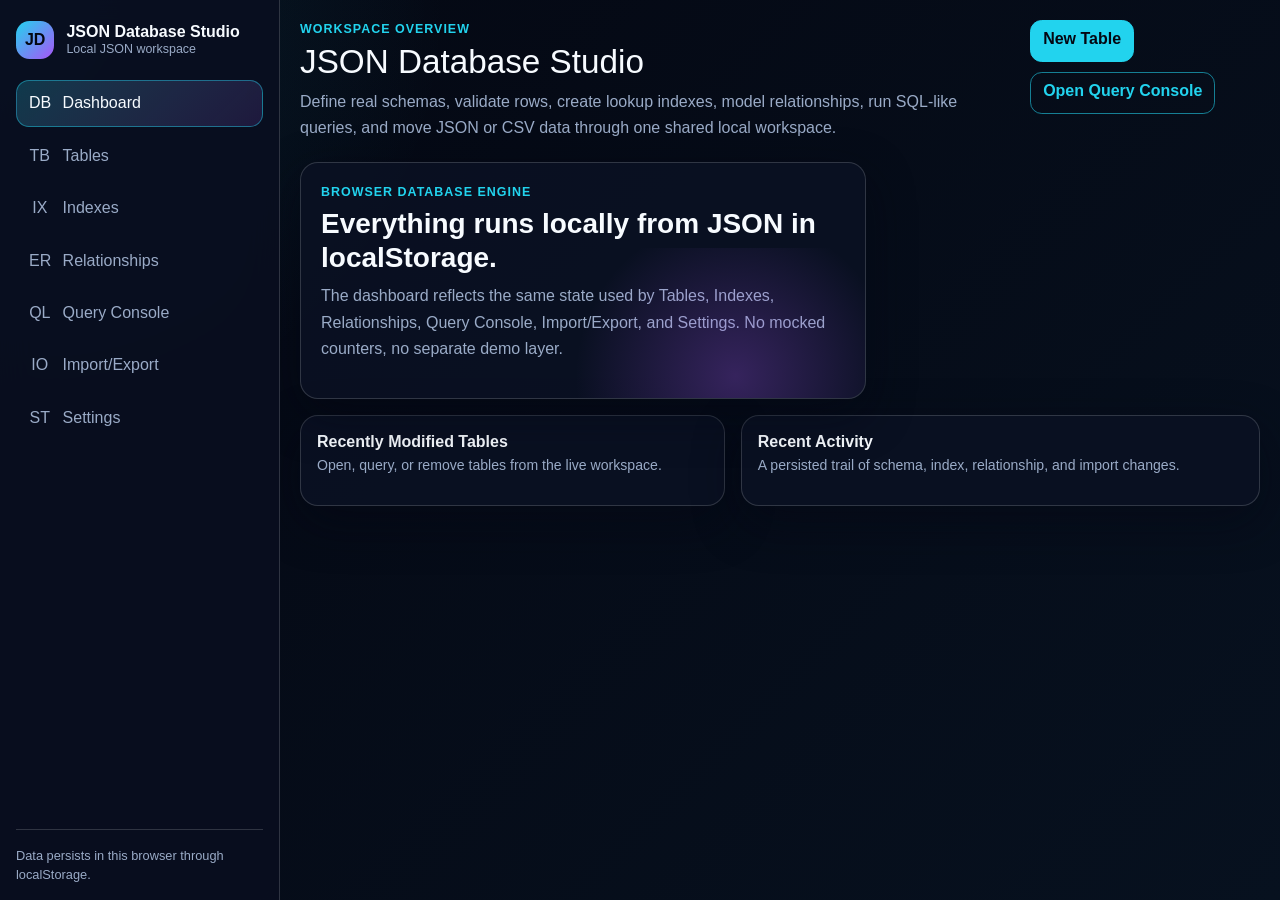
<file: index.html>
<!doctype html>
<html lang="en">
  <head>
    <meta charset="utf-8" />
    <meta name="viewport" content="width=device-width, initial-scale=1" />
    <title>JSON Database Studio | Dashboard</title>
    <link rel="icon" type="image/svg+xml" href="assets/favicon.svg" />
    <meta name="description" content="A browser-based database studio with real tables, indexes, relationships, a SQL-like query console, and JSON/CSV import/export, backed by localStorage." />
    <link rel="canonical" href="https://fazal305.github.io/json-database-studio/" />
    <meta property="og:type" content="website" />
    <meta property="og:url" content="https://fazal305.github.io/json-database-studio/" />
    <meta property="og:title" content="JSON Database Studio | Dashboard" />
    <meta property="og:description" content="A browser-based database studio with real tables, indexes, relationships, a SQL-like query console, and JSON/CSV import/export, backed by localStorage." />
    <meta name="twitter:card" content="summary_large_image" />
    <meta name="twitter:title" content="JSON Database Studio | Dashboard" />
    <meta name="twitter:description" content="A browser-based database studio with real tables, indexes, relationships, a SQL-like query console, and JSON/CSV import/export, backed by localStorage." />
    <link
      href="https://cdn.jsdelivr.net/npm/bootstrap@5.3.3/dist/css/bootstrap.min.css"
      rel="stylesheet"
    />
    <link rel="stylesheet" href="styles.css" />
    <link rel="stylesheet" href="css/dashboard.css" />
  </head>
  <body data-page="dashboard">
    <div class="mobile-topbar">
      <a class="brand" href="index.html">
        <span class="brand-mark">JD</span>
        <span class="brand-text">
          <span class="brand-title">JSON Database Studio</span>
          <span class="brand-subtitle">Dashboard</span>
        </span>
      </a>
      <button class="btn btn-ghost btn-sm" type="button" data-sidebar-toggle>
        Menu
      </button>
    </div>

    <div class="app-shell">
      <aside class="app-sidebar" id="appSidebar"></aside>
      <main class="app-main">
        <section class="page">
          <header class="page-header">
            <div>
              <p class="page-kicker">Workspace Overview</p>
              <h1 class="page-title">JSON Database Studio</h1>
              <p class="page-description">
                Define real schemas, validate rows, create lookup indexes, model
                relationships, run SQL-like queries, and move JSON or CSV data
                through one shared local workspace.
              </p>
            </div>
            <div class="toolbar">
              <a class="btn btn-primary" href="tables.html">New Table</a>
              <a class="btn btn-outline-primary" href="query.html"
                >Open Query Console</a
              >
            </div>
          </header>

          <div class="dashboard-hero">
            <article class="panel hero-panel">
              <p class="page-kicker">Browser database engine</p>
              <h2 class="panel-title fs-3">
                Everything runs locally from JSON in localStorage.
              </h2>
              <p class="page-description">
                The dashboard reflects the same state used by Tables, Indexes,
                Relationships, Query Console, Import/Export, and Settings. No
                mocked counters, no separate demo layer.
              </p>
              <div class="hero-actions" id="quickActions"></div>
            </article>
            <section
              class="stats-grid"
              id="dashboardStats"
              aria-label="Workspace statistics"
            ></section>
          </div>

          <div class="two-column-grid">
            <section class="panel">
              <div class="panel-header">
                <div>
                  <h2 class="panel-title">Recently Modified Tables</h2>
                  <p class="panel-subtitle">
                    Open, query, or remove tables from the live workspace.
                  </p>
                </div>
              </div>
              <div id="recentTables" class="recent-table-list"></div>
            </section>

            <section class="panel">
              <div class="panel-header">
                <div>
                  <h2 class="panel-title">Recent Activity</h2>
                  <p class="panel-subtitle">
                    A persisted trail of schema, index, relationship, and import
                    changes.
                  </p>
                </div>
              </div>
              <div id="recentActivityLog" class="activity-list"></div>
            </section>
          </div>
        </section>
      </main>
    </div>

    <script src="https://code.jquery.com/jquery-3.7.1.min.js"></script>
    <script src="https://cdn.jsdelivr.net/npm/bootstrap@5.3.3/dist/js/bootstrap.bundle.min.js"></script>
    <script src="js/shared.js"></script>
    <script src="js/dashboard.js"></script>
  </body>
</html>
</file>
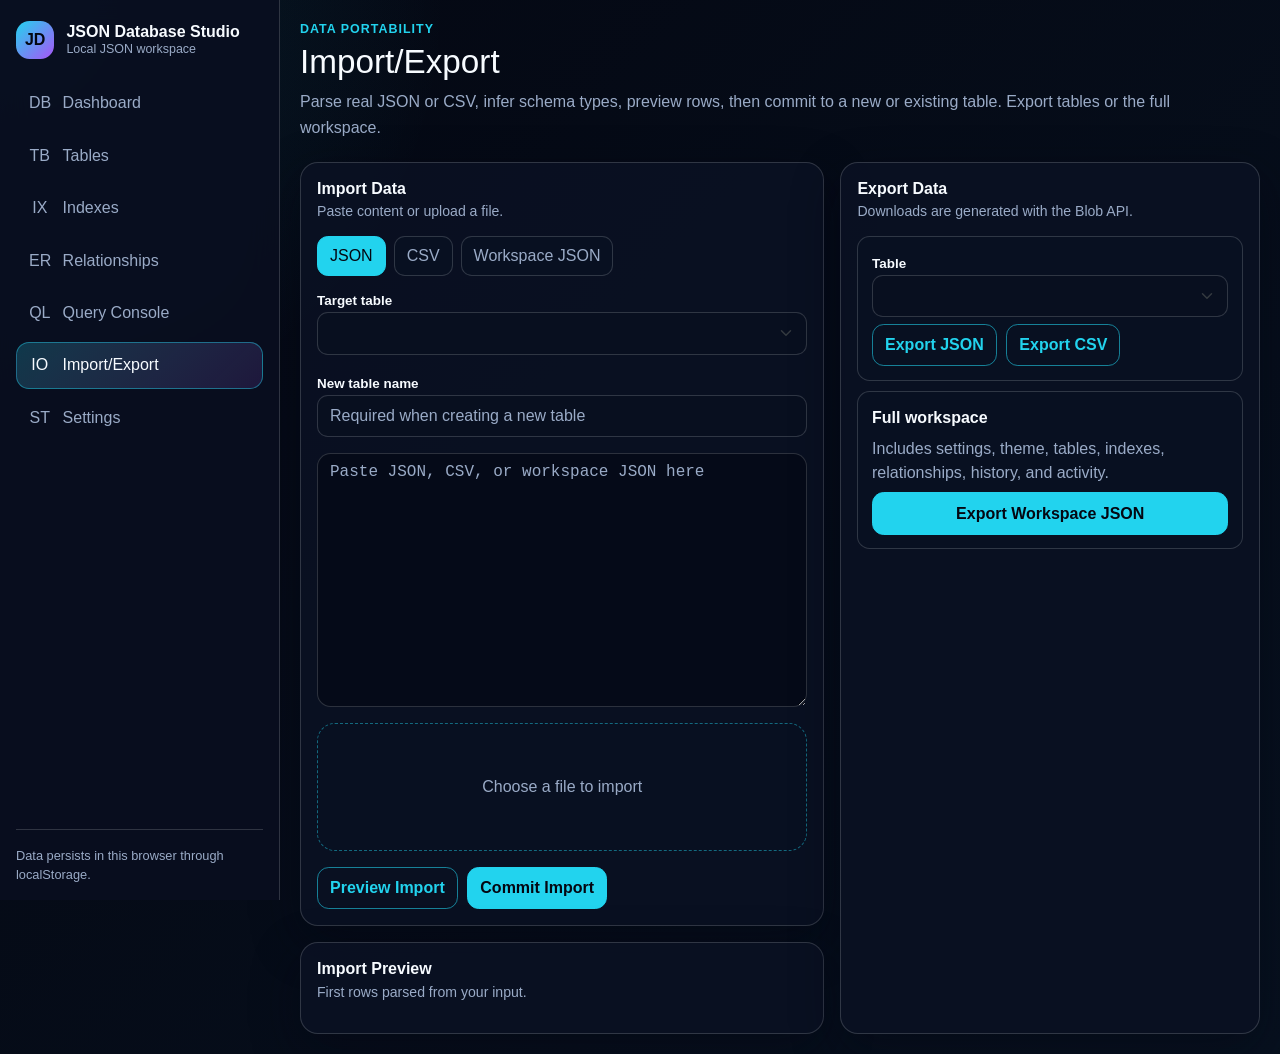
<file: import-export.html>
<!doctype html>
<html lang="en">
  <head>
    <meta charset="utf-8">
    <meta name="viewport" content="width=device-width, initial-scale=1">
    <title>JSON Database Studio | Import Export</title>
    <link rel="icon" type="image/svg+xml" href="assets/favicon.svg" />
    <meta name="description" content="Parse JSON or CSV, infer schema types, preview rows, and commit to a new or existing table, or export tables and the full workspace.">
    <link rel="canonical" href="https://fazal305.github.io/json-database-studio/import-export.html">
    <meta property="og:type" content="website">
    <meta property="og:url" content="https://fazal305.github.io/json-database-studio/import-export.html">
    <meta property="og:title" content="JSON Database Studio | Import Export">
    <meta property="og:description" content="Parse JSON or CSV, infer schema types, preview rows, and commit to a new or existing table, or export tables and the full workspace.">
    <meta name="twitter:card" content="summary_large_image">
    <meta name="twitter:title" content="JSON Database Studio | Import Export">
    <meta name="twitter:description" content="Parse JSON or CSV, infer schema types, preview rows, and commit to a new or existing table, or export tables and the full workspace.">
    <link href="https://cdn.jsdelivr.net/npm/bootstrap@5.3.3/dist/css/bootstrap.min.css" rel="stylesheet">
    <link rel="stylesheet" href="styles.css">
    <link rel="stylesheet" href="css/import-export.css">
  </head>
  <body data-page="import-export">
    <div class="mobile-topbar">
      <a class="brand" href="index.html">
        <span class="brand-mark">JD</span>
        <span class="brand-text"><span class="brand-title">JSON Database Studio</span><span class="brand-subtitle">Import/Export</span></span>
      </a>
      <button class="btn btn-ghost btn-sm" type="button" data-sidebar-toggle>Menu</button>
    </div>
    <div class="app-shell">
      <aside class="app-sidebar" id="appSidebar"></aside>
      <main class="app-main">
        <section class="page">
          <header class="page-header">
            <div>
              <p class="page-kicker">Data Portability</p>
              <h1 class="page-title">Import/Export</h1>
              <p class="page-description">Parse real JSON or CSV, infer schema types, preview rows, then commit to a new or existing table. Export tables or the full workspace.</p>
            </div>
          </header>
          <div class="import-export-layout">
            <section class="stack">
              <div class="panel">
                <div class="panel-header">
                  <div>
                    <h2 class="panel-title">Import Data</h2>
                    <p class="panel-subtitle">Paste content or upload a file.</p>
                  </div>
                </div>
                <div class="import-tabs">
                  <button class="import-tab active" type="button" data-import-mode="json">JSON</button>
                  <button class="import-tab" type="button" data-import-mode="csv">CSV</button>
                  <button class="import-tab" type="button" data-import-mode="workspace">Workspace JSON</button>
                </div>
                <div class="stack">
                  <label>
                    <span class="form-label">Target table</span>
                    <select class="form-select" id="targetTableSelect"></select>
                  </label>
                  <label>
                    <span class="form-label">New table name</span>
                    <input class="form-control" id="newTableName" placeholder="Required when creating a new table">
                  </label>
                  <textarea class="form-control code-surface" id="importText" rows="10" placeholder="Paste JSON, CSV, or workspace JSON here"></textarea>
                  <label class="drop-zone">
                    <span>Choose a file to import</span>
                    <input class="visually-hidden" type="file" id="importFileInput" accept=".json,.csv,text/csv,application/json">
                  </label>
                  <div class="toolbar">
                    <button class="btn btn-outline-primary" type="button" id="previewImportBtn">Preview Import</button>
                    <button class="btn btn-primary" type="button" id="commitImportBtn">Commit Import</button>
                  </div>
                </div>
              </div>
              <div class="panel">
                <div class="panel-header">
                  <div>
                    <h2 class="panel-title">Import Preview</h2>
                    <p class="panel-subtitle">First rows parsed from your input.</p>
                  </div>
                </div>
                <div id="importPreview"></div>
              </div>
            </section>
            <aside class="panel">
              <div class="panel-header">
                <div>
                  <h2 class="panel-title">Export Data</h2>
                  <p class="panel-subtitle">Downloads are generated with the Blob API.</p>
                </div>
              </div>
              <div class="export-option">
                <label><span class="form-label">Table</span><select class="form-select" id="exportTableSelect"></select></label>
                <div class="toolbar">
                  <button class="btn btn-outline-primary" type="button" id="exportJsonBtn">Export JSON</button>
                  <button class="btn btn-outline-primary" type="button" id="exportCsvBtn">Export CSV</button>
                </div>
              </div>
              <div class="export-option">
                <strong>Full workspace</strong>
                <p class="muted mb-0">Includes settings, theme, tables, indexes, relationships, history, and activity.</p>
                <button class="btn btn-primary" type="button" id="exportWorkspaceBtn">Export Workspace JSON</button>
              </div>
            </aside>
          </div>
        </section>
      </main>
    </div>
    <script src="https://code.jquery.com/jquery-3.7.1.min.js"></script>
    <script src="https://cdn.jsdelivr.net/npm/bootstrap@5.3.3/dist/js/bootstrap.bundle.min.js"></script>
    <script src="js/shared.js"></script>
    <script src="js/import-export.js"></script>
  </body>
</html>
</file>
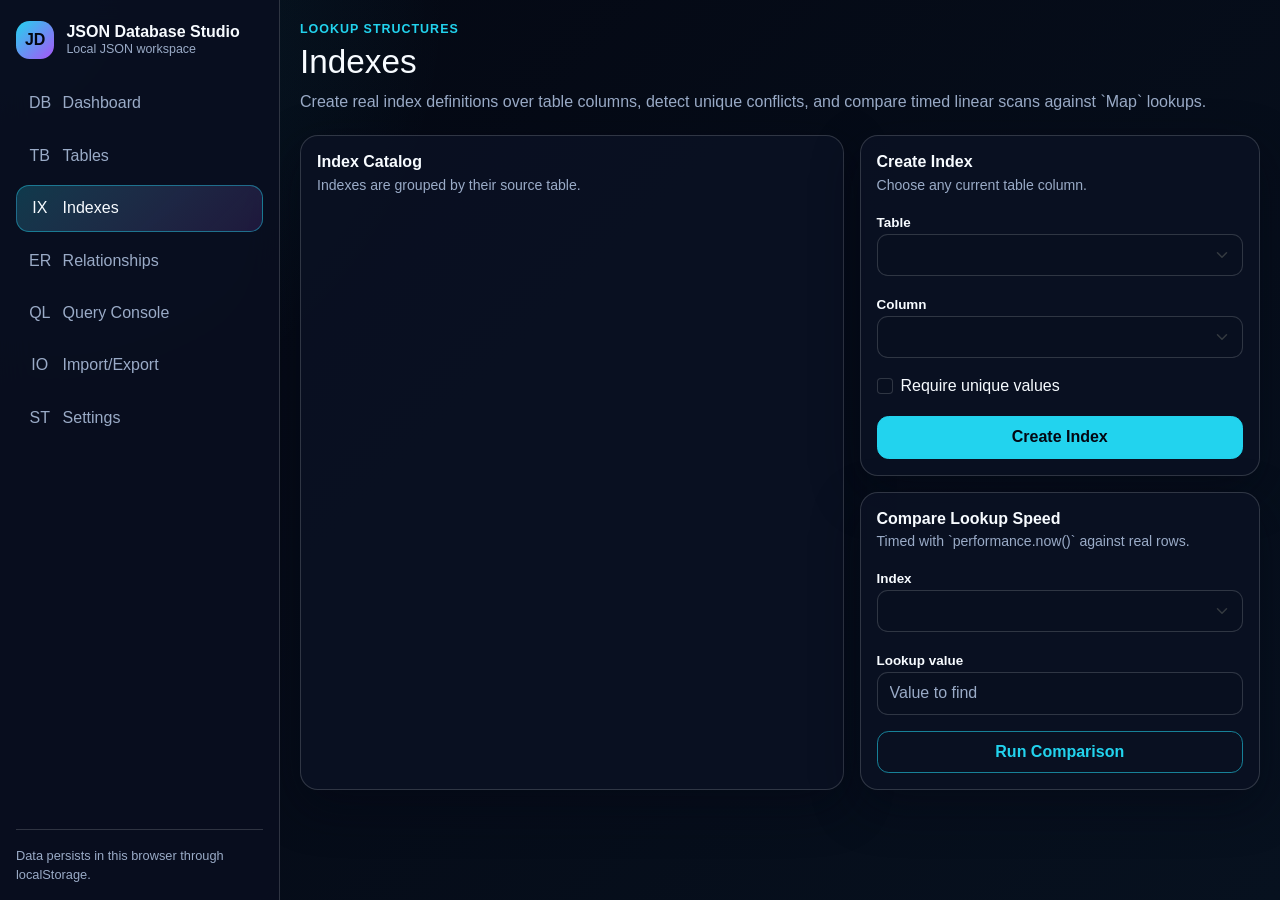
<file: indexes.html>
<!doctype html>
<html lang="en">
  <head>
    <meta charset="utf-8" />
    <meta name="viewport" content="width=device-width, initial-scale=1" />
    <title>JSON Database Studio | Indexes</title>
    <link rel="icon" type="image/svg+xml" href="assets/favicon.svg" />
    <meta name="description" content="Create index definitions over table columns, detect unique-value conflicts, and compare timed linear scans against Map-based lookups." />
    <link rel="canonical" href="https://fazal305.github.io/json-database-studio/indexes.html" />
    <meta property="og:type" content="website" />
    <meta property="og:url" content="https://fazal305.github.io/json-database-studio/indexes.html" />
    <meta property="og:title" content="JSON Database Studio | Indexes" />
    <meta property="og:description" content="Create index definitions over table columns, detect unique-value conflicts, and compare timed linear scans against Map-based lookups." />
    <meta name="twitter:card" content="summary_large_image" />
    <meta name="twitter:title" content="JSON Database Studio | Indexes" />
    <meta name="twitter:description" content="Create index definitions over table columns, detect unique-value conflicts, and compare timed linear scans against Map-based lookups." />
    <link
      href="https://cdn.jsdelivr.net/npm/bootstrap@5.3.3/dist/css/bootstrap.min.css"
      rel="stylesheet"
    />
    <link rel="stylesheet" href="styles.css" />
    <link rel="stylesheet" href="css/indexes.css" />
  </head>
  <body data-page="indexes">
    <div class="mobile-topbar">
      <a class="brand" href="index.html">
        <span class="brand-mark">JD</span>
        <span class="brand-text"
          ><span class="brand-title">JSON Database Studio</span
          ><span class="brand-subtitle">Indexes</span></span
        >
      </a>
      <button class="btn btn-ghost btn-sm" type="button" data-sidebar-toggle>
        Menu
      </button>
    </div>
    <div class="app-shell">
      <aside class="app-sidebar" id="appSidebar"></aside>
      <main class="app-main">
        <section class="page">
          <header class="page-header">
            <div>
              <p class="page-kicker">Lookup Structures</p>
              <h1 class="page-title">Indexes</h1>
              <p class="page-description">
                Create real index definitions over table columns, detect unique
                conflicts, and compare timed linear scans against `Map` lookups.
              </p>
            </div>
          </header>

          <div class="indexes-layout">
            <section class="panel">
              <div class="panel-header">
                <div>
                  <h2 class="panel-title">Index Catalog</h2>
                  <p class="panel-subtitle">
                    Indexes are grouped by their source table.
                  </p>
                </div>
              </div>
              <div id="indexList"></div>
            </section>

            <aside class="stack">
              <section class="panel">
                <div class="panel-header">
                  <div>
                    <h2 class="panel-title">Create Index</h2>
                    <p class="panel-subtitle">
                      Choose any current table column.
                    </p>
                  </div>
                </div>
                <form id="createIndexForm" class="stack">
                  <label>
                    <span class="form-label">Table</span>
                    <select
                      class="form-select"
                      id="indexTableSelect"
                      name="tableId"
                    ></select>
                  </label>
                  <label>
                    <span class="form-label">Column</span>
                    <select
                      class="form-select"
                      id="indexColumnSelect"
                      name="columnName"
                    ></select>
                  </label>
                  <label class="form-check">
                    <input
                      class="form-check-input"
                      type="checkbox"
                      name="unique"
                      id="indexUniqueInput"
                    />
                    <span class="form-check-label">Require unique values</span>
                  </label>
                  <button class="btn btn-primary" type="submit">
                    Create Index
                  </button>
                </form>
                <div id="uniqueWarning"></div>
              </section>

              <section class="panel">
                <div class="panel-header">
                  <div>
                    <h2 class="panel-title">Compare Lookup Speed</h2>
                    <p class="panel-subtitle">
                      Timed with `performance.now()` against real rows.
                    </p>
                  </div>
                </div>
                <form id="lookupForm" class="stack">
                  <label>
                    <span class="form-label">Index</span>
                    <select
                      class="form-select"
                      id="lookupIndexSelect"
                      name="indexId"
                    ></select>
                  </label>
                  <label>
                    <span class="form-label">Lookup value</span>
                    <input
                      class="form-control"
                      id="lookupValueInput"
                      name="value"
                      placeholder="Value to find"
                    />
                  </label>
                  <button class="btn btn-outline-primary" type="submit">
                    Run Comparison
                  </button>
                </form>
                <div id="lookupResults"></div>
              </section>
            </aside>
          </div>
        </section>
      </main>
    </div>
    <script src="https://code.jquery.com/jquery-3.7.1.min.js"></script>
    <script src="https://cdn.jsdelivr.net/npm/bootstrap@5.3.3/dist/js/bootstrap.bundle.min.js"></script>
    <script src="js/shared.js"></script>
    <script src="js/indexes.js"></script>
  </body>
</html>
</file>
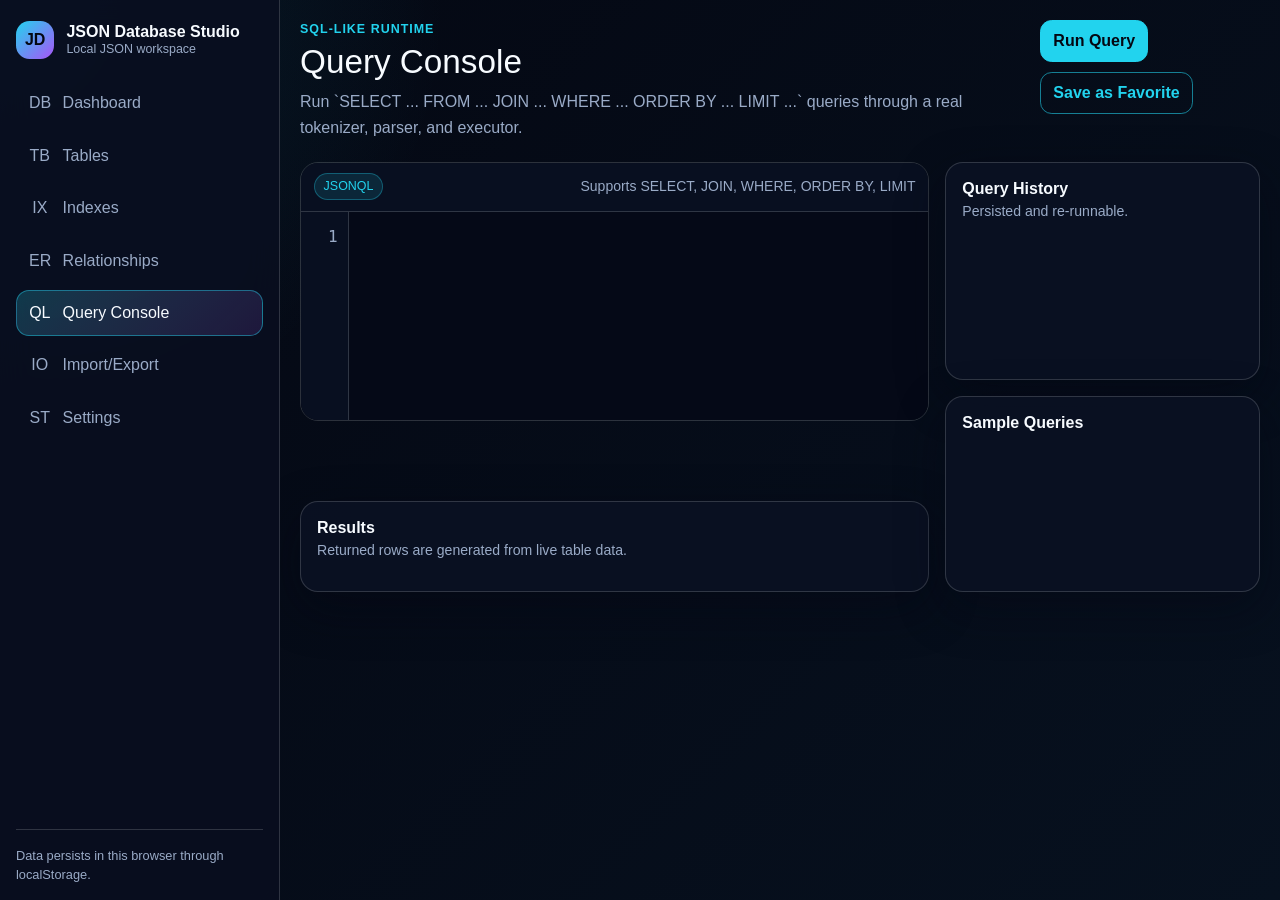
<file: query.html>
<!doctype html>
<html lang="en">
  <head>
    <meta charset="utf-8">
    <meta name="viewport" content="width=device-width, initial-scale=1">
    <title>JSON Database Studio | Query Console</title>
    <link rel="icon" type="image/svg+xml" href="assets/favicon.svg" />
    <meta name="description" content="Run SELECT, JOIN, WHERE, ORDER BY, and LIMIT queries against your tables through a real JSONQL tokenizer, parser, and executor.">
    <link rel="canonical" href="https://fazal305.github.io/json-database-studio/query.html">
    <meta property="og:type" content="website">
    <meta property="og:url" content="https://fazal305.github.io/json-database-studio/query.html">
    <meta property="og:title" content="JSON Database Studio | Query Console">
    <meta property="og:description" content="Run SELECT, JOIN, WHERE, ORDER BY, and LIMIT queries against your tables through a real JSONQL tokenizer, parser, and executor.">
    <meta name="twitter:card" content="summary_large_image">
    <meta name="twitter:title" content="JSON Database Studio | Query Console">
    <meta name="twitter:description" content="Run SELECT, JOIN, WHERE, ORDER BY, and LIMIT queries against your tables through a real JSONQL tokenizer, parser, and executor.">
    <link href="https://cdn.jsdelivr.net/npm/bootstrap@5.3.3/dist/css/bootstrap.min.css" rel="stylesheet">
    <link rel="stylesheet" href="styles.css">
    <link rel="stylesheet" href="css/query.css">
  </head>
  <body data-page="query">
    <div class="mobile-topbar">
      <a class="brand" href="index.html">
        <span class="brand-mark">JD</span>
        <span class="brand-text"><span class="brand-title">JSON Database Studio</span><span class="brand-subtitle">Query Console</span></span>
      </a>
      <button class="btn btn-ghost btn-sm" type="button" data-sidebar-toggle>Menu</button>
    </div>
    <div class="app-shell">
      <aside class="app-sidebar" id="appSidebar"></aside>
      <main class="app-main">
        <section class="page">
          <header class="page-header">
            <div>
              <p class="page-kicker">SQL-like Runtime</p>
              <h1 class="page-title">Query Console</h1>
              <p class="page-description">Run `SELECT ... FROM ... JOIN ... WHERE ... ORDER BY ... LIMIT ...` queries through a real tokenizer, parser, and executor.</p>
            </div>
            <div class="toolbar">
              <button class="btn btn-primary" type="button" id="runQueryBtn">Run Query</button>
              <button class="btn btn-outline-primary" type="button" id="favoriteQueryBtn">Save as Favorite</button>
            </div>
          </header>

          <div class="query-layout">
            <section class="stack">
              <div class="query-editor-shell">
                <div class="query-editor-top">
                  <span class="chip chip-primary">JSONQL</span>
                  <span class="muted small">Supports SELECT, JOIN, WHERE, ORDER BY, LIMIT</span>
                </div>
                <div class="query-editor">
                  <div class="line-gutter" id="lineGutter">1</div>
                  <textarea class="query-input" id="queryInput" spellcheck="false"></textarea>
                </div>
              </div>
              <div id="parseErrorRegion"></div>
              <div class="query-stats" id="queryStats"></div>
              <section class="panel">
                <div class="panel-header">
                  <div>
                    <h2 class="panel-title">Results</h2>
                    <p class="panel-subtitle">Returned rows are generated from live table data.</p>
                  </div>
                </div>
                <div id="queryResults"></div>
              </section>
            </section>

            <aside class="stack">
              <section class="panel">
                <div class="panel-header">
                  <div>
                    <h2 class="panel-title">Query History</h2>
                    <p class="panel-subtitle">Persisted and re-runnable.</p>
                  </div>
                </div>
                <div id="queryHistory" class="query-history-list"></div>
              </section>
              <section class="panel">
                <h2 class="panel-title mb-3">Sample Queries</h2>
                <div id="sampleQueries" class="query-history-list"></div>
              </section>
            </aside>
          </div>
        </section>
      </main>
    </div>
    <script src="https://code.jquery.com/jquery-3.7.1.min.js"></script>
    <script src="https://cdn.jsdelivr.net/npm/bootstrap@5.3.3/dist/js/bootstrap.bundle.min.js"></script>
    <script src="js/shared.js"></script>
    <script src="js/query.js"></script>
  </body>
</html>
</file>
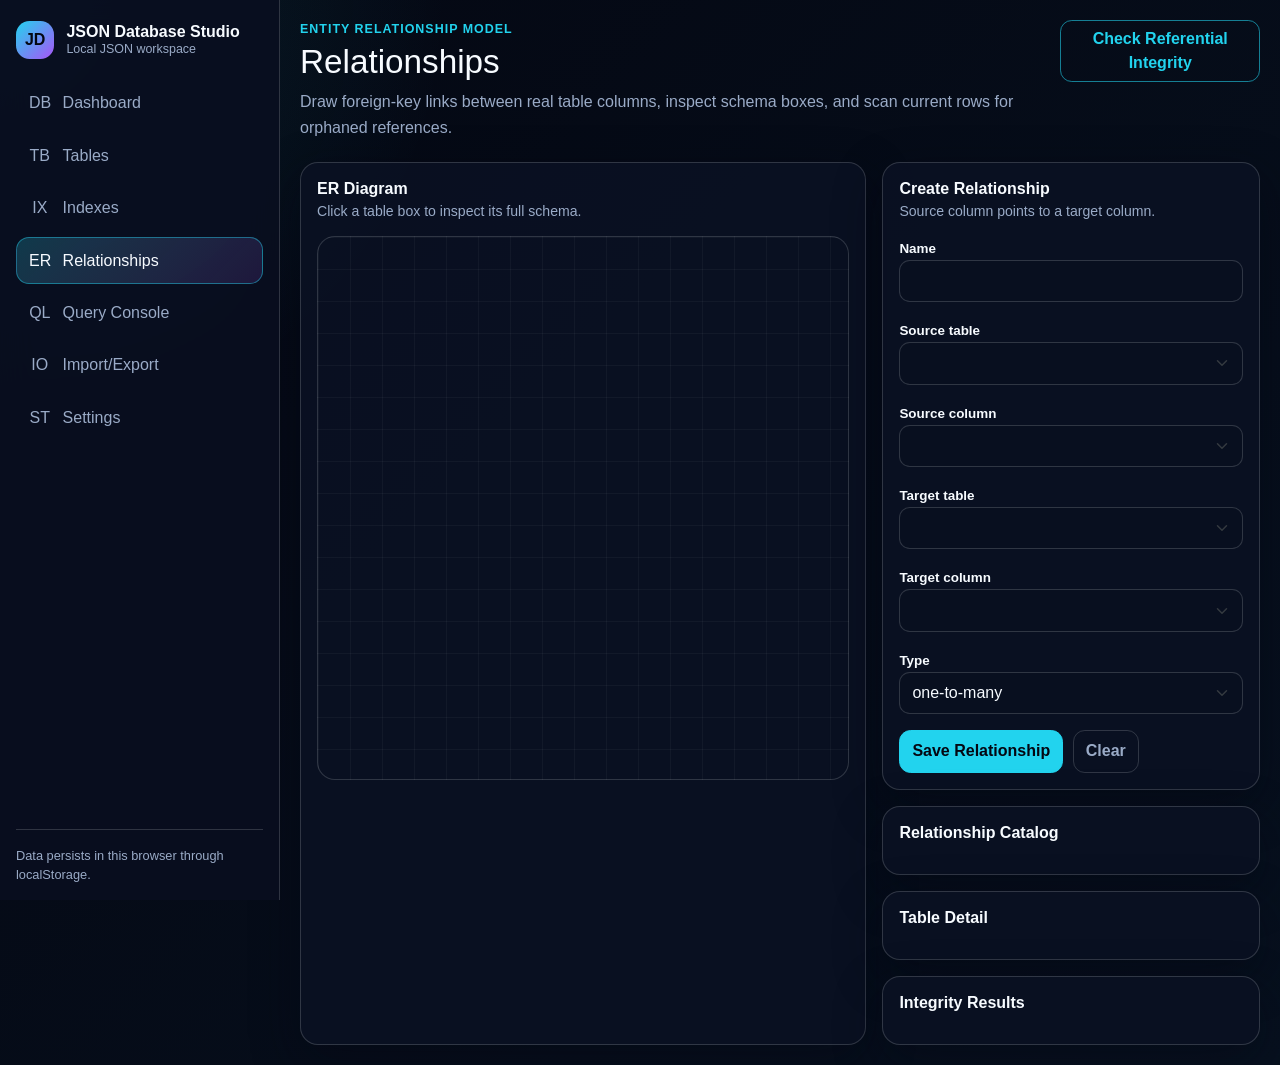
<file: relationships.html>
<!doctype html>
<html lang="en">
  <head>
    <meta charset="utf-8" />
    <meta name="viewport" content="width=device-width, initial-scale=1" />
    <title>JSON Database Studio | Relationships</title>
    <link rel="icon" type="image/svg+xml" href="assets/favicon.svg" />
    <meta name="description" content="Draw foreign-key relationships between table columns, inspect schemas on an ER diagram, and scan rows for orphaned references." />
    <link rel="canonical" href="https://fazal305.github.io/json-database-studio/relationships.html" />
    <meta property="og:type" content="website" />
    <meta property="og:url" content="https://fazal305.github.io/json-database-studio/relationships.html" />
    <meta property="og:title" content="JSON Database Studio | Relationships" />
    <meta property="og:description" content="Draw foreign-key relationships between table columns, inspect schemas on an ER diagram, and scan rows for orphaned references." />
    <meta name="twitter:card" content="summary_large_image" />
    <meta name="twitter:title" content="JSON Database Studio | Relationships" />
    <meta name="twitter:description" content="Draw foreign-key relationships between table columns, inspect schemas on an ER diagram, and scan rows for orphaned references." />
    <link
      href="https://cdn.jsdelivr.net/npm/bootstrap@5.3.3/dist/css/bootstrap.min.css"
      rel="stylesheet"
    />
    <link rel="stylesheet" href="styles.css" />
    <link rel="stylesheet" href="css/relationships.css" />
  </head>
  <body data-page="relationships">
    <div class="mobile-topbar">
      <a class="brand" href="index.html">
        <span class="brand-mark">JD</span>
        <span class="brand-text"
          ><span class="brand-title">JSON Database Studio</span
          ><span class="brand-subtitle">Relationships</span></span
        >
      </a>
      <button class="btn btn-ghost btn-sm" type="button" data-sidebar-toggle>
        Menu
      </button>
    </div>
    <div class="app-shell">
      <aside class="app-sidebar" id="appSidebar"></aside>
      <main class="app-main">
        <section class="page">
          <header class="page-header">
            <div>
              <p class="page-kicker">Entity Relationship Model</p>
              <h1 class="page-title">Relationships</h1>
              <p class="page-description">
                Draw foreign-key links between real table columns, inspect
                schema boxes, and scan current rows for orphaned references.
              </p>
            </div>
            <button
              class="btn btn-outline-primary"
              type="button"
              id="integrityBtn"
            >
              Check Referential Integrity
            </button>
          </header>
          <div class="relationships-layout">
            <section class="panel">
              <div class="panel-header">
                <div>
                  <h2 class="panel-title">ER Diagram</h2>
                  <p class="panel-subtitle">
                    Click a table box to inspect its full schema.
                  </p>
                </div>
              </div>
              <div class="diagram-stage" id="diagramStage"></div>
            </section>
            <aside class="stack">
              <section class="panel">
                <div class="panel-header">
                  <div>
                    <h2 class="panel-title">Create Relationship</h2>
                    <p class="panel-subtitle">
                      Source column points to a target column.
                    </p>
                  </div>
                </div>
                <form id="relationshipForm" class="stack">
                  <input type="hidden" id="relationshipId" />
                  <label
                    ><span class="form-label">Name</span
                    ><input class="form-control" id="relationshipName" required
                  /></label>
                  <label
                    ><span class="form-label">Source table</span
                    ><select class="form-select" id="fromTableSelect"></select
                  ></label>
                  <label
                    ><span class="form-label">Source column</span
                    ><select class="form-select" id="fromColumnSelect"></select
                  ></label>
                  <label
                    ><span class="form-label">Target table</span
                    ><select class="form-select" id="toTableSelect"></select
                  ></label>
                  <label
                    ><span class="form-label">Target column</span
                    ><select class="form-select" id="toColumnSelect"></select
                  ></label>
                  <label
                    ><span class="form-label">Type</span
                    ><select class="form-select" id="relationshipType">
                      <option value="one-to-many">one-to-many</option>
                      <option value="many-to-one">many-to-one</option>
                      <option value="one-to-one">one-to-one</option>
                    </select></label
                  >
                  <div class="toolbar">
                    <button class="btn btn-primary" type="submit">
                      Save Relationship
                    </button>
                    <button
                      class="btn btn-ghost"
                      type="button"
                      id="resetRelationshipForm"
                    >
                      Clear
                    </button>
                  </div>
                </form>
              </section>
              <section class="panel">
                <h2 class="panel-title mb-3">Relationship Catalog</h2>
                <div id="relationshipList" class="relationship-list"></div>
              </section>
              <section class="panel">
                <h2 class="panel-title mb-3">Table Detail</h2>
                <div id="tableDetailPanel"></div>
              </section>
              <section class="panel">
                <h2 class="panel-title mb-3">Integrity Results</h2>
                <div id="integrityResults" class="integrity-results"></div>
              </section>
            </aside>
          </div>
        </section>
      </main>
    </div>
    <script src="https://code.jquery.com/jquery-3.7.1.min.js"></script>
    <script src="https://cdn.jsdelivr.net/npm/bootstrap@5.3.3/dist/js/bootstrap.bundle.min.js"></script>
    <script src="js/shared.js"></script>
    <script src="js/relationships.js"></script>
  </body>
</html>
</file>
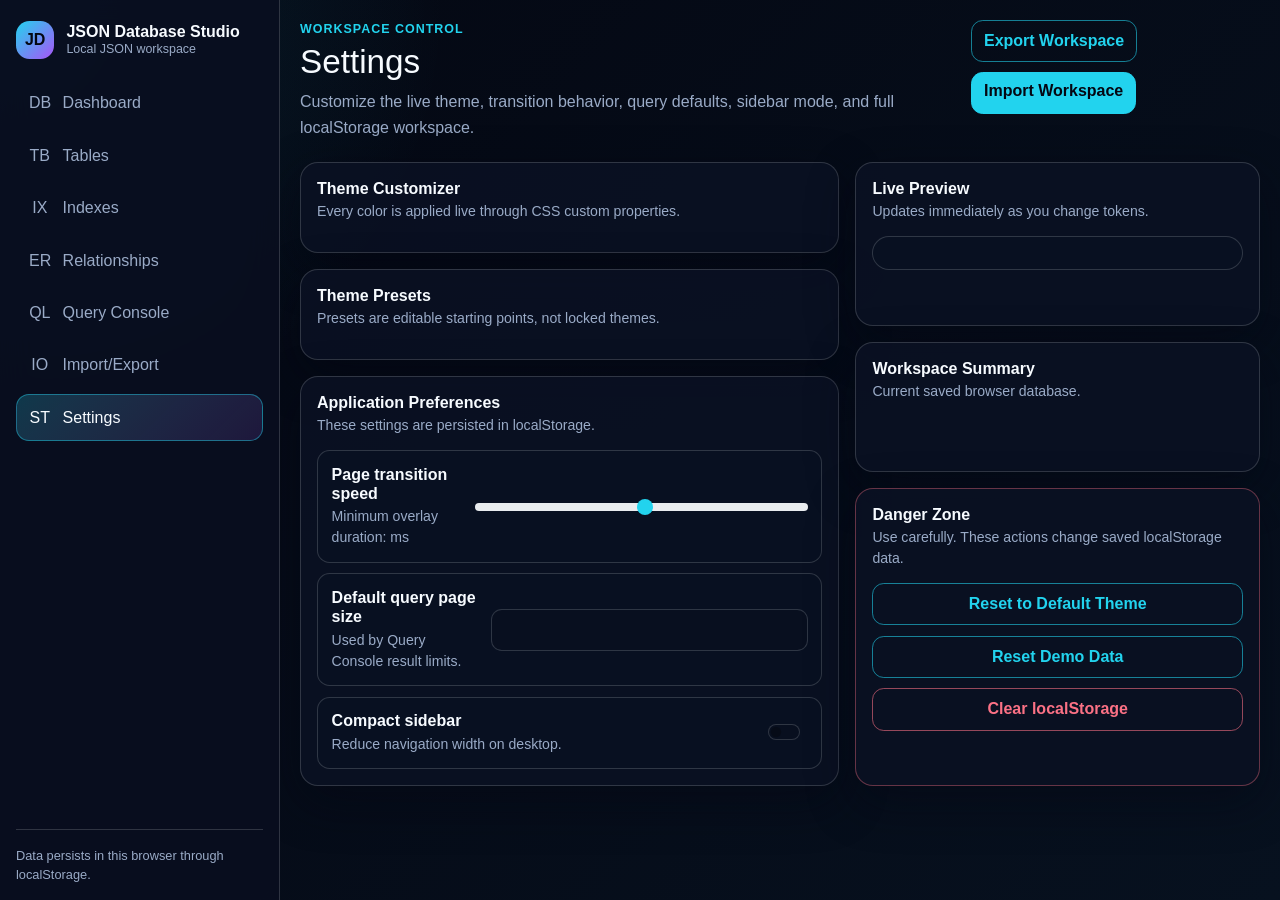
<file: settings.html>
<!doctype html>
<html lang="en">
  <head>
    <meta charset="utf-8" />
    <meta name="viewport" content="width=device-width, initial-scale=1" />
    <title>JSON Database Studio | Settings</title>
    <link rel="icon" type="image/svg+xml" href="assets/favicon.svg" />
    <meta name="description" content="Customize the live theme, transition speed, query page size, and sidebar mode, and manage the full localStorage workspace." />
    <link rel="canonical" href="https://fazal305.github.io/json-database-studio/settings.html" />
    <meta property="og:type" content="website" />
    <meta property="og:url" content="https://fazal305.github.io/json-database-studio/settings.html" />
    <meta property="og:title" content="JSON Database Studio | Settings" />
    <meta property="og:description" content="Customize the live theme, transition speed, query page size, and sidebar mode, and manage the full localStorage workspace." />
    <meta name="twitter:card" content="summary_large_image" />
    <meta name="twitter:title" content="JSON Database Studio | Settings" />
    <meta name="twitter:description" content="Customize the live theme, transition speed, query page size, and sidebar mode, and manage the full localStorage workspace." />
    <link
      href="https://cdn.jsdelivr.net/npm/bootstrap@5.3.3/dist/css/bootstrap.min.css"
      rel="stylesheet"
    />
    <link rel="stylesheet" href="styles.css" />
    <link rel="stylesheet" href="css/settings.css" />
  </head>
  <body data-page="settings">
    <div class="mobile-topbar">
      <a class="brand" href="index.html">
        <span class="brand-mark">JD</span>
        <span class="brand-text">
          <span class="brand-title">JSON Database Studio</span>
          <span class="brand-subtitle">Settings</span>
        </span>
      </a>
      <button class="btn btn-ghost btn-sm" type="button" data-sidebar-toggle>
        Menu
      </button>
    </div>

    <div class="app-shell">
      <aside class="app-sidebar" id="appSidebar"></aside>

      <main class="app-main">
        <section class="page">
          <header class="page-header">
            <div>
              <p class="page-kicker">Workspace Control</p>
              <h1 class="page-title">Settings</h1>
              <p class="page-description">
                Customize the live theme, transition behavior, query defaults,
                sidebar mode, and full localStorage workspace.
              </p>
            </div>
            <div class="toolbar">
              <button
                class="btn btn-outline-primary"
                type="button"
                id="exportWorkspaceBtn"
              >
                Export Workspace
              </button>
              <label class="btn btn-primary mb-0" for="workspaceImportInput"
                >Import Workspace</label
              >
              <input
                class="visually-hidden"
                type="file"
                id="workspaceImportInput"
                accept="application/json,.json"
              />
            </div>
          </header>

          <div class="settings-layout">
            <section class="stack">
              <section class="panel">
                <div class="panel-header">
                  <div>
                    <h2 class="panel-title">Theme Customizer</h2>
                    <p class="panel-subtitle">
                      Every color is applied live through CSS custom properties.
                    </p>
                  </div>
                </div>
                <div id="themeCustomizer" class="theme-token-grid"></div>
              </section>

              <section class="panel">
                <div class="panel-header">
                  <div>
                    <h2 class="panel-title">Theme Presets</h2>
                    <p class="panel-subtitle">
                      Presets are editable starting points, not locked themes.
                    </p>
                  </div>
                </div>
                <div id="themePresets" class="preset-grid"></div>
              </section>

              <section class="panel">
                <div class="panel-header">
                  <div>
                    <h2 class="panel-title">Application Preferences</h2>
                    <p class="panel-subtitle">
                      These settings are persisted in localStorage.
                    </p>
                  </div>
                </div>

                <div class="settings-action-list">
                  <div class="settings-action">
                    <div>
                      <h3 class="panel-title">Page transition speed</h3>
                      <p class="panel-subtitle">
                        Minimum overlay duration:
                        <span id="transitionSpeedValue"></span> ms
                      </p>
                    </div>
                    <input
                      class="form-range"
                      type="range"
                      id="transitionSpeedInput"
                      min="120"
                      max="900"
                      step="20"
                    />
                  </div>

                  <div class="settings-action">
                    <div>
                      <h3 class="panel-title">Default query page size</h3>
                      <p class="panel-subtitle">
                        Used by Query Console result limits.
                      </p>
                    </div>
                    <input
                      class="form-control"
                      type="number"
                      id="queryPageSizeInput"
                      min="5"
                      max="500"
                      step="5"
                    />
                  </div>

                  <div class="settings-action">
                    <div>
                      <h3 class="panel-title">Compact sidebar</h3>
                      <p class="panel-subtitle">
                        Reduce navigation width on desktop.
                      </p>
                    </div>
                    <div class="form-check form-switch">
                      <input
                        class="form-check-input"
                        type="checkbox"
                        role="switch"
                        id="compactSidebarInput"
                      />
                    </div>
                  </div>
                </div>
              </section>
            </section>

            <aside class="stack">
              <section class="panel">
                <div class="panel-header">
                  <div>
                    <h2 class="panel-title">Live Preview</h2>
                    <p class="panel-subtitle">
                      Updates immediately as you change tokens.
                    </p>
                  </div>
                </div>
                <div id="themePreview" class="theme-preview"></div>
              </section>

              <section class="panel">
                <div class="panel-header">
                  <div>
                    <h2 class="panel-title">Workspace Summary</h2>
                    <p class="panel-subtitle">
                      Current saved browser database.
                    </p>
                  </div>
                </div>
                <div id="workspaceSummary" class="stack"></div>
              </section>

              <section class="panel settings-danger-zone">
                <div class="panel-header">
                  <div>
                    <h2 class="panel-title">Danger Zone</h2>
                    <p class="panel-subtitle">
                      Use carefully. These actions change saved localStorage
                      data.
                    </p>
                  </div>
                </div>
                <div class="settings-action-list">
                  <button
                    class="btn btn-outline-primary w-100"
                    type="button"
                    id="resetThemeBtn"
                  >
                    Reset to Default Theme
                  </button>
                  <button
                    class="btn btn-outline-primary w-100"
                    type="button"
                    id="resetDemoBtn"
                  >
                    Reset Demo Data
                  </button>
                  <button
                    class="btn btn-outline-danger w-100"
                    type="button"
                    id="clearWorkspaceBtn"
                  >
                    Clear localStorage
                  </button>
                </div>
              </section>
            </aside>
          </div>
        </section>
      </main>
    </div>

    <script src="https://code.jquery.com/jquery-3.7.1.min.js"></script>
    <script src="https://cdn.jsdelivr.net/npm/bootstrap@5.3.3/dist/js/bootstrap.bundle.min.js"></script>
    <script src="js/shared.js"></script>
    <script src="js/settings.js"></script>
  </body>
</html>
</file>
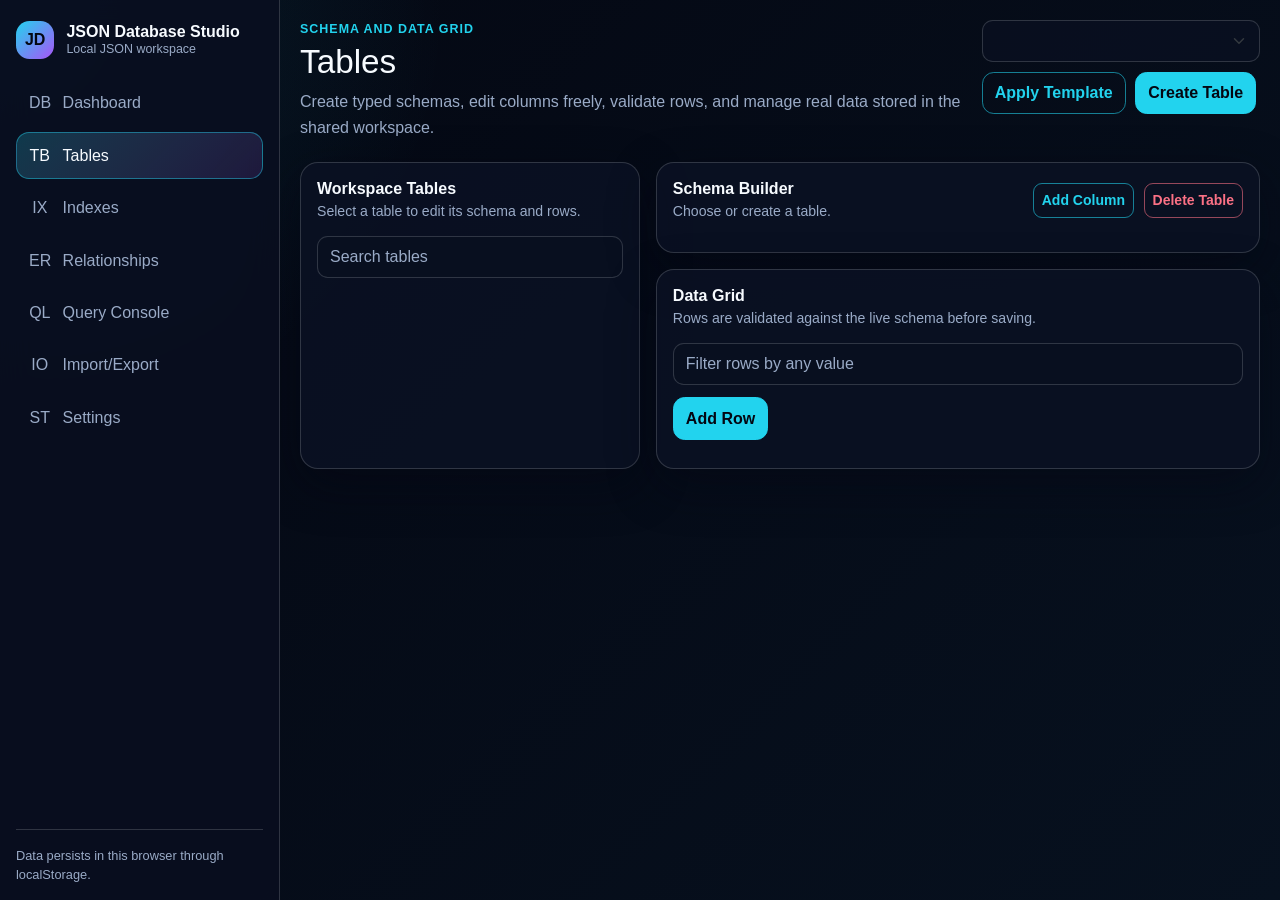
<file: tables.html>
<!doctype html>
<html lang="en">
  <head>
    <meta charset="utf-8" />
    <meta name="viewport" content="width=device-width, initial-scale=1" />
    <title>JSON Database Studio | Tables</title>
    <link rel="icon" type="image/svg+xml" href="assets/favicon.svg" />
    <meta name="description" content="Create typed table schemas, add and edit columns, and validate rows against the live schema in a real, editable data grid." />
    <link rel="canonical" href="https://fazal305.github.io/json-database-studio/tables.html" />
    <meta property="og:type" content="website" />
    <meta property="og:url" content="https://fazal305.github.io/json-database-studio/tables.html" />
    <meta property="og:title" content="JSON Database Studio | Tables" />
    <meta property="og:description" content="Create typed table schemas, add and edit columns, and validate rows against the live schema in a real, editable data grid." />
    <meta name="twitter:card" content="summary_large_image" />
    <meta name="twitter:title" content="JSON Database Studio | Tables" />
    <meta name="twitter:description" content="Create typed table schemas, add and edit columns, and validate rows against the live schema in a real, editable data grid." />
    <link
      href="https://cdn.jsdelivr.net/npm/bootstrap@5.3.3/dist/css/bootstrap.min.css"
      rel="stylesheet"
    />
    <link rel="stylesheet" href="styles.css" />
    <link rel="stylesheet" href="css/tables.css" />
  </head>
  <body data-page="tables">
    <div class="mobile-topbar">
      <a class="brand" href="index.html">
        <span class="brand-mark">JD</span>
        <span class="brand-text"
          ><span class="brand-title">JSON Database Studio</span
          ><span class="brand-subtitle">Tables</span></span
        >
      </a>
      <button class="btn btn-ghost btn-sm" type="button" data-sidebar-toggle>
        Menu
      </button>
    </div>
    <div class="app-shell">
      <aside class="app-sidebar" id="appSidebar"></aside>
      <main class="app-main">
        <section class="page">
          <header class="page-header">
            <div>
              <p class="page-kicker">Schema and Data Grid</p>
              <h1 class="page-title">Tables</h1>
              <p class="page-description">
                Create typed schemas, edit columns freely, validate rows, and
                manage real data stored in the shared workspace.
              </p>
            </div>
            <div class="toolbar">
              <select
                class="form-select"
                id="templateSelect"
                aria-label="Starter table template"
              ></select>
              <button
                class="btn btn-outline-primary"
                type="button"
                id="applyTemplateBtn"
              >
                Apply Template
              </button>
              <button class="btn btn-primary" type="button" id="createTableBtn">
                Create Table
              </button>
            </div>
          </header>
          <div class="table-workbench">
            <aside class="panel">
              <div class="panel-header">
                <div>
                  <h2 class="panel-title">Workspace Tables</h2>
                  <p class="panel-subtitle">
                    Select a table to edit its schema and rows.
                  </p>
                </div>
              </div>
              <input
                class="form-control mb-3"
                id="tableSearchInput"
                placeholder="Search tables"
              />
              <div class="table-list" id="tableList"></div>
            </aside>
            <section class="stack">
              <div class="panel">
                <div class="panel-header">
                  <div>
                    <h2 class="panel-title" id="schemaTitle">Schema Builder</h2>
                    <p class="panel-subtitle" id="schemaSubtitle">
                      Choose or create a table.
                    </p>
                  </div>
                  <div class="toolbar">
                    <button
                      class="btn btn-sm btn-outline-primary"
                      type="button"
                      id="addColumnBtn"
                    >
                      Add Column
                    </button>
                    <button
                      class="btn btn-sm btn-outline-danger"
                      type="button"
                      id="deleteTableBtn"
                    >
                      Delete Table
                    </button>
                  </div>
                </div>
                <div id="schemaBuilder" class="schema-builder"></div>
              </div>
              <div class="panel">
                <div class="panel-header">
                  <div>
                    <h2 class="panel-title">Data Grid</h2>
                    <p class="panel-subtitle">
                      Rows are validated against the live schema before saving.
                    </p>
                  </div>
                </div>
                <div class="data-grid-toolbar">
                  <input
                    class="form-control"
                    id="rowSearchInput"
                    placeholder="Filter rows by any value"
                  />
                  <button class="btn btn-primary" type="button" id="addRowBtn">
                    Add Row
                  </button>
                </div>
                <div id="rowEditor"></div>
                <div id="dataGrid"></div>
              </div>
            </section>
          </div>
        </section>
      </main>
    </div>
    <script src="https://code.jquery.com/jquery-3.7.1.min.js"></script>
    <script src="https://cdn.jsdelivr.net/npm/bootstrap@5.3.3/dist/js/bootstrap.bundle.min.js"></script>
    <script src="js/shared.js"></script>
    <script src="js/tables.js"></script>
  </body>
</html>
</file>
<file: styles.css>
:root {
  --bg: Canvas;
  --bg-soft: Canvas;
  --card: Canvas;
  --text: CanvasText;
  --muted: GrayText;
  --primary: LinkText;
  --secondary: LinkText;
  --success: LinkText;
  --warning: LinkText;
  --danger: Mark;
  --border: color-mix(in srgb, var(--text), transparent 84%);
  --shadow: color-mix(in srgb, var(--bg), transparent 8%);
  --overlay: var(--bg);
  --radius: 1rem;
  --font-family: system-ui;
  --transition-speed: 320ms;
  --sidebar-width: 17.5rem;
  --sidebar-compact-width: 5.25rem;
  --content-max: 96rem;
  --control-height: 2.65rem;
  --focus-ring: 0 0 0 0.2rem color-mix(in srgb, var(--primary), transparent 72%);
}

* {
  box-sizing: border-box;
}

html {
  min-height: 100%;
  background: var(--bg);
}

body {
  min-height: 100vh;
  margin: 0;
  color: var(--text);
  background:
    radial-gradient(
      circle at top left,
      color-mix(in srgb, var(--primary), transparent 88%),
      transparent 28rem
    ),
    linear-gradient(135deg, var(--bg), var(--bg-soft));
  font-family: var(--font-family);
  overflow-x: hidden;
}

body.compact-sidebar {
  --sidebar-width: var(--sidebar-compact-width);
}

a {
  color: var(--primary);
  text-decoration: none;
}

a:hover {
  color: color-mix(in srgb, var(--primary), var(--text) 22%);
}

button,
input,
select,
textarea {
  font: inherit;
}

::selection {
  color: var(--bg);
  background: var(--primary);
}

.app-shell {
  display: grid;
  grid-template-columns: var(--sidebar-width) minmax(0, 1fr);
  min-height: 100vh;
}

.app-sidebar {
  position: sticky;
  top: 0;
  z-index: 20;
  display: flex;
  flex-direction: column;
  gap: 1rem;
  height: 100vh;
  padding: 1rem;
  background: color-mix(in srgb, var(--card), var(--bg) 22%);
  border-right: 1px solid var(--border);
  backdrop-filter: blur(1rem);
}

.brand {
  display: flex;
  align-items: center;
  gap: 0.75rem;
  min-height: 3rem;
  color: var(--text);
}

.brand-mark {
  display: grid;
  place-items: center;
  flex: 0 0 2.4rem;
  width: 2.4rem;
  height: 2.4rem;
  color: var(--bg);
  background: linear-gradient(135deg, var(--primary), var(--secondary));
  border-radius: calc(var(--radius) * 0.75);
  font-weight: 800;
  letter-spacing: 0;
}

.brand-text {
  min-width: 0;
}

.brand-title {
  display: block;
  color: var(--text);
  font-weight: 750;
  line-height: 1.1;
}

.brand-subtitle {
  display: block;
  color: var(--muted);
  font-size: 0.78rem;
  line-height: 1.3;
}

.sidebar-nav {
  display: grid;
  gap: 0.35rem;
}

.nav-link {
  display: flex;
  align-items: center;
  gap: 0.75rem;
  min-height: 2.75rem;
  padding: 0.65rem 0.75rem;
  color: var(--muted);
  border: 1px solid transparent;
  border-radius: calc(var(--radius) * 0.72);
  transition:
    background var(--transition-speed),
    color var(--transition-speed),
    border-color var(--transition-speed),
    transform var(--transition-speed);
}

.nav-link:hover,
.nav-link:focus {
  color: var(--text);
  background: color-mix(in srgb, var(--primary), transparent 90%);
  border-color: color-mix(in srgb, var(--primary), transparent 76%);
}

.nav-link.active {
  color: var(--text);
  background: linear-gradient(
    135deg,
    color-mix(in srgb, var(--primary), transparent 78%),
    color-mix(in srgb, var(--secondary), transparent 86%)
  );
  border-color: color-mix(in srgb, var(--primary), transparent 56%);
}

.nav-icon {
  display: grid;
  place-items: center;
  flex: 0 0 1.35rem;
  width: 1.35rem;
  color: currentColor;
}

.sidebar-footer {
  margin-top: auto;
  padding-top: 1rem;
  border-top: 1px solid var(--border);
  color: var(--muted);
  font-size: 0.8rem;
}

body.compact-sidebar .brand-text,
body.compact-sidebar .nav-label,
body.compact-sidebar .sidebar-footer {
  position: absolute;
  width: 1px;
  height: 1px;
  overflow: hidden;
  clip: rect(0 0 0 0);
}

body.compact-sidebar .app-sidebar {
  align-items: center;
}

body.compact-sidebar .nav-link {
  justify-content: center;
  width: 3rem;
  padding: 0.65rem;
}

.app-main {
  min-width: 0;
  padding: 1.25rem;
}

.page {
  width: min(100%, var(--content-max));
  margin: 0 auto;
}

.page-header {
  display: flex;
  align-items: flex-start;
  justify-content: space-between;
  gap: 1rem;
  margin-bottom: 1.25rem;
}

.page-kicker {
  margin: 0 0 0.35rem;
  color: var(--primary);
  font-size: 0.78rem;
  font-weight: 750;
  letter-spacing: 0.08em;
  text-transform: uppercase;
}

.page-title {
  margin: 0;
  color: var(--text);
  font-size: clamp(1.7rem, 2.6vw, 2.6rem);
  line-height: 1.08;
  letter-spacing: 0;
}

.page-description {
  max-width: 58rem;
  margin: 0.55rem 0 0;
  color: var(--muted);
  line-height: 1.65;
}

.toolbar {
  display: flex;
  flex-wrap: wrap;
  align-items: center;
  gap: 0.6rem;
}

.content-grid {
  display: grid;
  grid-template-columns: repeat(auto-fit, minmax(min(100%, 18rem), 1fr));
  gap: 1rem;
}

.two-column-grid {
  display: grid;
  grid-template-columns: minmax(0, 0.9fr) minmax(0, 1.1fr);
  gap: 1rem;
}

.stack {
  display: grid;
  gap: 1rem;
}

.panel,
.stat-card,
.action-card,
.empty-state {
  color: var(--text);
  background: color-mix(in srgb, var(--card), var(--bg) 6%);
  border: 1px solid var(--border);
  border-radius: var(--radius);
  box-shadow: 0 1rem 3rem color-mix(in srgb, var(--shadow), transparent 48%);
}

.panel {
  padding: 1rem;
}

.panel-header {
  display: flex;
  align-items: center;
  justify-content: space-between;
  gap: 1rem;
  margin-bottom: 0.85rem;
}

.panel-title {
  margin: 0;
  color: var(--text);
  font-size: 1rem;
  font-weight: 750;
}

.panel-subtitle {
  margin: 0.2rem 0 0;
  color: var(--muted);
  font-size: 0.88rem;
}

.stat-card {
  padding: 1rem;
}

.stat-label {
  margin: 0;
  color: var(--muted);
  font-size: 0.82rem;
}

.stat-value {
  margin: 0.2rem 0 0;
  color: var(--text);
  font-size: 2rem;
  font-weight: 800;
  line-height: 1;
}

.stat-meta {
  margin: 0.45rem 0 0;
  color: var(--muted);
  font-size: 0.82rem;
}

.action-card {
  display: flex;
  align-items: flex-start;
  justify-content: space-between;
  gap: 1rem;
  padding: 1rem;
  color: var(--text);
  transition:
    border-color var(--transition-speed),
    transform var(--transition-speed),
    background var(--transition-speed);
}

.action-card:hover,
.action-card:focus {
  color: var(--text);
  background: color-mix(in srgb, var(--primary), transparent 91%);
  border-color: color-mix(in srgb, var(--primary), transparent 55%);
  transform: translateY(-0.08rem);
}

.muted {
  color: var(--muted);
}

.chip {
  display: inline-flex;
  align-items: center;
  gap: 0.35rem;
  min-height: 1.65rem;
  padding: 0.2rem 0.55rem;
  color: var(--text);
  background: color-mix(in srgb, var(--card), var(--text) 8%);
  border: 1px solid var(--border);
  border-radius: 999rem;
  font-size: 0.78rem;
  white-space: nowrap;
}

.chip-primary {
  color: var(--primary);
  background: color-mix(in srgb, var(--primary), transparent 88%);
  border-color: color-mix(in srgb, var(--primary), transparent 68%);
}

.chip-success {
  color: var(--success);
  background: color-mix(in srgb, var(--success), transparent 88%);
  border-color: color-mix(in srgb, var(--success), transparent 68%);
}

.chip-warning {
  color: var(--warning);
  background: color-mix(in srgb, var(--warning), transparent 88%);
  border-color: color-mix(in srgb, var(--warning), transparent 68%);
}

.chip-danger {
  color: var(--danger);
  background: color-mix(in srgb, var(--danger), transparent 88%);
  border-color: color-mix(in srgb, var(--danger), transparent 68%);
}

.btn {
  min-height: var(--control-height);
  border-radius: calc(var(--radius) * 0.65);
  font-weight: 700;
}

.btn-sm {
  min-height: 2.15rem;
  border-radius: calc(var(--radius) * 0.5);
}

.btn-primary {
  color: var(--bg);
  background: var(--primary);
  border-color: var(--primary);
}

.btn-primary:hover,
.btn-primary:focus {
  color: var(--bg);
  background: color-mix(in srgb, var(--primary), var(--text) 18%);
  border-color: color-mix(in srgb, var(--primary), var(--text) 18%);
}

.btn-outline-primary {
  color: var(--primary);
  border-color: color-mix(in srgb, var(--primary), transparent 42%);
}

.btn-outline-primary:hover,
.btn-outline-primary:focus {
  color: var(--bg);
  background: var(--primary);
  border-color: var(--primary);
}

.btn-outline-danger {
  color: var(--danger);
  border-color: color-mix(in srgb, var(--danger), transparent 42%);
}

.btn-outline-danger:hover,
.btn-outline-danger:focus {
  color: var(--bg);
  background: var(--danger);
  border-color: var(--danger);
}

.btn-ghost {
  color: var(--muted);
  background: transparent;
  border: 1px solid var(--border);
}

.btn-ghost:hover,
.btn-ghost:focus {
  color: var(--text);
  background: color-mix(in srgb, var(--text), transparent 92%);
}

.form-label {
  color: var(--text);
  font-size: 0.84rem;
  font-weight: 700;
}

.form-control,
.form-select {
  min-height: var(--control-height);
  color: var(--text);
  background-color: color-mix(in srgb, var(--card), var(--bg) 18%);
  border-color: var(--border);
  border-radius: calc(var(--radius) * 0.6);
}

.form-control:focus,
.form-select:focus {
  color: var(--text);
  background-color: color-mix(in srgb, var(--card), var(--bg) 10%);
  border-color: var(--primary);
  box-shadow: var(--focus-ring);
}

.form-control::placeholder {
  color: var(--muted);
}

.form-text {
  color: var(--muted);
}

.form-check-input {
  background-color: color-mix(in srgb, var(--card), var(--bg) 18%);
  border-color: var(--border);
}

.form-check-input:checked {
  background-color: var(--primary);
  border-color: var(--primary);
}

.form-range::-webkit-slider-thumb {
  background: var(--primary);
}

.form-range::-moz-range-thumb {
  background: var(--primary);
}

.table-wrap {
  overflow: auto;
  border: 1px solid var(--border);
  border-radius: calc(var(--radius) * 0.75);
}

.data-table {
  width: 100%;
  margin: 0;
  color: var(--text);
  border-collapse: separate;
  border-spacing: 0;
}

.data-table thead th {
  position: sticky;
  top: 0;
  z-index: 1;
  padding: 0.8rem;
  color: var(--muted);
  background: color-mix(in srgb, var(--card), var(--bg) 12%);
  border-bottom: 1px solid var(--border);
  font-size: 0.78rem;
  font-weight: 800;
  letter-spacing: 0.04em;
  text-transform: uppercase;
  white-space: nowrap;
}

.data-table tbody td {
  padding: 0.8rem;
  color: var(--text);
  background: color-mix(in srgb, var(--card), transparent 8%);
  border-bottom: 1px solid var(--border);
  vertical-align: middle;
}

.data-table tbody tr:last-child td {
  border-bottom: 0;
}

.data-table tbody tr:hover td {
  background: color-mix(in srgb, var(--primary), transparent 94%);
}

.cell-actions {
  display: flex;
  flex-wrap: wrap;
  gap: 0.4rem;
}

.type-pill {
  display: inline-flex;
  align-items: center;
  min-height: 1.45rem;
  padding: 0.1rem 0.45rem;
  color: var(--secondary);
  background: color-mix(in srgb, var(--secondary), transparent 89%);
  border: 1px solid color-mix(in srgb, var(--secondary), transparent 70%);
  border-radius: 999rem;
  font-size: 0.74rem;
  font-weight: 750;
}

.empty-state {
  display: grid;
  place-items: center;
  min-height: 12rem;
  padding: 2rem;
  color: var(--muted);
  text-align: center;
}

.status-region {
  position: fixed;
  top: 1rem;
  right: 1rem;
  z-index: 100;
  display: grid;
  gap: 0.5rem;
  width: min(24rem, calc(100vw - 2rem));
  pointer-events: none;
}

.status-toast {
  padding: 0.8rem 0.95rem;
  color: var(--text);
  background: color-mix(in srgb, var(--card), var(--bg) 8%);
  border: 1px solid var(--border);
  border-left: 0.25rem solid var(--primary);
  border-radius: calc(var(--radius) * 0.65);
  box-shadow: 0 0.8rem 2.5rem color-mix(in srgb, var(--shadow), transparent 40%);
  pointer-events: auto;
}

.status-toast.success {
  border-left-color: var(--success);
}

.status-toast.warning {
  border-left-color: var(--warning);
}

.status-toast.danger,
.status-toast.error {
  border-left-color: var(--danger);
}

.transition-overlay {
  position: fixed;
  inset: 0;
  z-index: 9999;
  display: grid;
  place-items: center;
  color: var(--text);
  background: var(--overlay);
  opacity: 1;
  pointer-events: all;
  transition: opacity var(--transition-speed) ease;
}

.transition-overlay.is-hidden {
  opacity: 0;
  pointer-events: none;
}

.transition-overlay-content {
  display: grid;
  justify-items: center;
  gap: 0.75rem;
  color: var(--muted);
  font-weight: 700;
}

.transition-spinner {
  width: 2.2rem;
  height: 2.2rem;
  border: 0.22rem solid color-mix(in srgb, var(--primary), transparent 76%);
  border-top-color: var(--primary);
  border-radius: 999rem;
  animation: spin 840ms linear infinite;
}

.transition-message {
  min-height: 1.25rem;
  color: var(--muted);
}

@keyframes spin {
  to {
    transform: rotate(1turn);
  }
}

.modal-content {
  color: var(--text);
  background: var(--card);
  border: 1px solid var(--border);
  border-radius: var(--radius);
}

.modal-header,
.modal-footer {
  border-color: var(--border);
}

.dropdown-menu {
  color: var(--text);
  background: var(--card);
  border-color: var(--border);
  border-radius: calc(var(--radius) * 0.65);
}

.dropdown-item {
  color: var(--text);
}

.dropdown-item:hover,
.dropdown-item:focus {
  color: var(--text);
  background: color-mix(in srgb, var(--primary), transparent 88%);
}

.list-group {
  border-radius: calc(var(--radius) * 0.75);
}

.list-group-item {
  color: var(--text);
  background: color-mix(in srgb, var(--card), var(--bg) 8%);
  border-color: var(--border);
}

.code-surface {
  color: var(--text);
  background: color-mix(in srgb, var(--bg), var(--card) 36%);
  border: 1px solid var(--border);
  border-radius: calc(var(--radius) * 0.75);
  font-family: ui-monospace, SFMono-Regular, Menlo, Consolas, monospace;
}

.splitter {
  height: 1px;
  margin: 1rem 0;
  background: var(--border);
}

.mobile-topbar {
  display: none;
}

@media (max-width: 920px) {
  .app-shell {
    grid-template-columns: 1fr;
  }

  .mobile-topbar {
    position: sticky;
    top: 0;
    z-index: 30;
    display: flex;
    align-items: center;
    justify-content: space-between;
    gap: 0.75rem;
    min-height: 4rem;
    padding: 0.75rem 1rem;
    background: color-mix(in srgb, var(--card), var(--bg) 12%);
    border-bottom: 1px solid var(--border);
    backdrop-filter: blur(1rem);
  }

  .app-sidebar {
    position: fixed;
    inset: 0 auto 0 0;
    width: min(19rem, 82vw);
    transform: translateX(-105%);
    transition: transform var(--transition-speed) ease;
  }

  body.sidebar-open .app-sidebar {
    transform: translateX(0);
  }

  body.compact-sidebar .app-sidebar {
    align-items: stretch;
    width: min(19rem, 82vw);
  }

  body.compact-sidebar .brand-text,
  body.compact-sidebar .nav-label,
  body.compact-sidebar .sidebar-footer {
    position: static;
    width: auto;
    height: auto;
    overflow: visible;
    clip: auto;
  }

  body.compact-sidebar .nav-link {
    justify-content: flex-start;
    width: auto;
    padding: 0.65rem 0.75rem;
  }

  .app-main {
    padding: 1rem;
  }

  .page-header,
  .panel-header {
    flex-direction: column;
    align-items: stretch;
  }

  .two-column-grid {
    grid-template-columns: 1fr;
  }
}

@media (max-width: 560px) {
  .toolbar,
  .cell-actions {
    flex-direction: column;
    align-items: stretch;
  }

  .toolbar > *,
  .cell-actions > * {
    width: 100%;
  }

  .page-title {
    font-size: 1.65rem;
  }

  .panel,
  .stat-card,
  .action-card {
    padding: 0.85rem;
  }
}

@media (prefers-reduced-motion: reduce) {
  *,
  *::before,
  *::after {
    animation-duration: 1ms !important;
    scroll-behavior: auto !important;
    transition-duration: 1ms !important;
  }
}
</file>
<file: css/dashboard.css>
.dashboard-hero {
  display: grid;
  grid-template-columns: minmax(0, 1.2fr) minmax(18rem, 0.8fr);
  gap: 1rem;
  margin-bottom: 1rem;
}

.hero-panel {
  position: relative;
  overflow: hidden;
  padding: 1.25rem;
}

.hero-panel::after {
  content: "";
  position: absolute;
  inset: auto -12% -45% 42%;
  height: 16rem;
  background: radial-gradient(
    circle,
    color-mix(in srgb, var(--secondary), transparent 72%),
    transparent 68%
  );
  pointer-events: none;
}

.hero-actions {
  display: flex;
  flex-wrap: wrap;
  gap: 0.6rem;
  margin-top: 1rem;
}

.stats-grid {
  display: grid;
  grid-template-columns: repeat(auto-fit, minmax(min(100%, 10rem), 1fr));
  gap: 1rem;
}

.quick-actions-grid {
  display: grid;
  grid-template-columns: repeat(auto-fit, minmax(min(100%, 13rem), 1fr));
  gap: 1rem;
}

.quick-action-icon {
  display: grid;
  place-items: center;
  width: 2.35rem;
  height: 2.35rem;
  color: var(--bg);
  background: linear-gradient(135deg, var(--primary), var(--secondary));
  border-radius: calc(var(--radius) * 0.65);
  font-weight: 800;
}

.recent-table-list,
.activity-list {
  display: grid;
  gap: 0.65rem;
}

.recent-table-item,
.activity-item {
  display: grid;
  gap: 0.55rem;
  padding: 0.85rem;
  background: color-mix(in srgb, var(--card), var(--bg) 10%);
  border: 1px solid var(--border);
  border-radius: calc(var(--radius) * 0.7);
}

.recent-table-top,
.activity-top {
  display: flex;
  align-items: flex-start;
  justify-content: space-between;
  gap: 0.75rem;
}

.recent-table-name,
.activity-action {
  margin: 0;
  color: var(--text);
  font-weight: 750;
}

.activity-module {
  color: var(--primary);
  font-size: 0.78rem;
  font-weight: 800;
  letter-spacing: 0.04em;
  text-transform: uppercase;
}

.activity-detail {
  margin: 0;
  color: var(--muted);
  font-size: 0.9rem;
}

@media (max-width: 980px) {
  .dashboard-hero {
    grid-template-columns: 1fr;
  }
}
</file>
<file: css/import-export.css>
.import-export-layout {
  display: grid;
  grid-template-columns: minmax(0, 1fr) minmax(18rem, 0.8fr);
  gap: 1rem;
}

.import-tabs {
  display: flex;
  flex-wrap: wrap;
  gap: 0.5rem;
  margin-bottom: 0.75rem;
}

.import-tab {
  min-height: 2.35rem;
  padding: 0.45rem 0.75rem;
  color: var(--muted);
  background: color-mix(in srgb, var(--card), var(--bg) 10%);
  border: 1px solid var(--border);
  border-radius: calc(var(--radius) * 0.6);
}

.import-tab.active {
  color: var(--bg);
  background: var(--primary);
  border-color: var(--primary);
}

.drop-zone {
  display: grid;
  place-items: center;
  min-height: 8rem;
  padding: 1rem;
  color: var(--muted);
  text-align: center;
  background: color-mix(in srgb, var(--card), var(--bg) 12%);
  border: 1px dashed color-mix(in srgb, var(--primary), transparent 54%);
  border-radius: var(--radius);
}

.drop-zone.is-dragging {
  color: var(--text);
  background: color-mix(in srgb, var(--primary), transparent 91%);
}

.preview-table-wrap {
  max-height: 20rem;
  overflow: auto;
}

.export-option {
  display: grid;
  gap: 0.45rem;
  padding: 0.85rem;
  background: color-mix(in srgb, var(--card), var(--bg) 10%);
  border: 1px solid var(--border);
  border-radius: calc(var(--radius) * 0.7);
}

.export-option + .export-option {
  margin-top: 0.65rem;
}

.file-meta {
  display: flex;
  flex-wrap: wrap;
  gap: 0.45rem;
  margin-top: 0.6rem;
}

@media (max-width: 980px) {
  .import-export-layout {
    grid-template-columns: 1fr;
  }
}
</file>
<file: css/indexes.css>
.indexes-layout {
  display: grid;
  grid-template-columns: minmax(0, 0.95fr) minmax(18rem, 0.7fr);
  gap: 1rem;
}

.index-group {
  display: grid;
  gap: 0.65rem;
  margin-bottom: 1rem;
}

.index-group-title {
  display: flex;
  align-items: center;
  justify-content: space-between;
  gap: 0.75rem;
  margin: 0;
  color: var(--text);
  font-size: 0.98rem;
  font-weight: 800;
}

.index-card {
  display: flex;
  align-items: flex-start;
  justify-content: space-between;
  gap: 0.75rem;
  padding: 0.85rem;
  background: color-mix(in srgb, var(--card), var(--bg) 10%);
  border: 1px solid var(--border);
  border-radius: calc(var(--radius) * 0.7);
}

.index-name {
  margin: 0;
  color: var(--text);
  font-weight: 750;
}

.lookup-grid {
  display: grid;
  grid-template-columns: repeat(2, minmax(0, 1fr));
  gap: 0.75rem;
  margin-top: 0.75rem;
}

.timing-card {
  padding: 0.9rem;
  background: color-mix(in srgb, var(--card), var(--bg) 10%);
  border: 1px solid var(--border);
  border-radius: calc(var(--radius) * 0.7);
}

.timing-value {
  margin: 0.2rem 0;
  color: var(--primary);
  font-size: 1.6rem;
  font-weight: 850;
}

.violation-list {
  display: grid;
  gap: 0.5rem;
  margin-top: 0.75rem;
}

.violation-item {
  padding: 0.7rem;
  color: var(--danger);
  background: color-mix(in srgb, var(--danger), transparent 91%);
  border: 1px solid color-mix(in srgb, var(--danger), transparent 68%);
  border-radius: calc(var(--radius) * 0.6);
}

@media (max-width: 980px) {
  .indexes-layout,
  .lookup-grid {
    grid-template-columns: 1fr;
  }
}
</file>
<file: css/query.css>
.query-layout {
  display: grid;
  grid-template-columns: minmax(0, 1.2fr) minmax(17rem, 0.6fr);
  gap: 1rem;
}

.query-editor-shell {
  overflow: hidden;
  border: 1px solid var(--border);
  border-radius: var(--radius);
}

.query-editor-top {
  display: flex;
  align-items: center;
  justify-content: space-between;
  gap: 0.75rem;
  padding: 0.65rem 0.8rem;
  background: color-mix(in srgb, var(--card), var(--bg) 14%);
  border-bottom: 1px solid var(--border);
}

.query-editor {
  display: grid;
  grid-template-columns: 3rem minmax(0, 1fr);
  min-height: 13rem;
  background: color-mix(in srgb, var(--bg), var(--card) 32%);
}

.line-gutter {
  padding: 0.85rem 0.65rem;
  color: var(--muted);
  background: color-mix(in srgb, var(--card), var(--bg) 16%);
  border-right: 1px solid var(--border);
  font-family: ui-monospace, SFMono-Regular, Menlo, Consolas, monospace;
  text-align: right;
  user-select: none;
}

.query-input {
  min-height: 13rem;
  padding: 0.85rem;
  color: var(--text);
  background: transparent;
  border: 0;
  border-radius: 0;
  font-family: ui-monospace, SFMono-Regular, Menlo, Consolas, monospace;
  line-height: 1.6;
  resize: vertical;
}

.query-input:focus {
  outline: 0;
  box-shadow: none;
}

.query-stats {
  display: grid;
  grid-template-columns: repeat(auto-fit, minmax(min(100%, 9rem), 1fr));
  gap: 0.75rem;
  margin: 1rem 0;
}

.query-history-list {
  display: grid;
  gap: 0.65rem;
}

.query-history-item {
  display: grid;
  gap: 0.45rem;
  padding: 0.8rem;
  background: color-mix(in srgb, var(--card), var(--bg) 10%);
  border: 1px solid var(--border);
  border-radius: calc(var(--radius) * 0.7);
}

.query-history-text {
  overflow: hidden;
  color: var(--text);
  font-family: ui-monospace, SFMono-Regular, Menlo, Consolas, monospace;
  font-size: 0.82rem;
  text-overflow: ellipsis;
  white-space: nowrap;
}

.parse-error {
  padding: 0.85rem;
  color: var(--danger);
  background: color-mix(in srgb, var(--danger), transparent 91%);
  border: 1px solid color-mix(in srgb, var(--danger), transparent 66%);
  border-radius: calc(var(--radius) * 0.7);
}

@media (max-width: 1020px) {
  .query-layout {
    grid-template-columns: 1fr;
  }
}
</file>
<file: css/relationships.css>
.relationships-layout {
  display: grid;
  grid-template-columns: minmax(0, 1.2fr) minmax(18rem, 0.8fr);
  gap: 1rem;
}

.diagram-stage {
  position: relative;
  min-height: 34rem;
  overflow: auto;
  background:
    linear-gradient(
      color-mix(in srgb, var(--text), transparent 96%) 1px,
      transparent 1px
    ),
    linear-gradient(
      90deg,
      color-mix(in srgb, var(--text), transparent 96%) 1px,
      transparent 1px
    );
  background-size: 2rem 2rem;
  border: 1px solid var(--border);
  border-radius: var(--radius);
}

.er-canvas {
  position: relative;
  min-width: 52rem;
  min-height: 34rem;
  padding: 1rem;
}

.er-lines {
  position: absolute;
  inset: 0;
  width: 100%;
  height: 100%;
  pointer-events: none;
}

.er-line {
  stroke: var(--primary);
  stroke-width: 2;
  fill: none;
  marker-end: url(#arrowHead);
}

.er-table {
  position: absolute;
  width: 14rem;
  overflow: hidden;
  background: color-mix(in srgb, var(--card), var(--bg) 8%);
  border: 1px solid color-mix(in srgb, var(--primary), transparent 62%);
  border-radius: calc(var(--radius) * 0.72);
  box-shadow: 0 0.8rem 2rem color-mix(in srgb, var(--shadow), transparent 50%);
  cursor: pointer;
}

.er-table.active {
  border-color: var(--primary);
  box-shadow: var(--focus-ring);
}

.er-table-header {
  padding: 0.7rem 0.8rem;
  color: var(--bg);
  background: linear-gradient(135deg, var(--primary), var(--secondary));
  font-weight: 850;
}

.er-column-list {
  display: grid;
  gap: 0.15rem;
  padding: 0.55rem;
}

.er-column {
  display: flex;
  align-items: center;
  justify-content: space-between;
  gap: 0.45rem;
  padding: 0.35rem 0.45rem;
  border-radius: calc(var(--radius) * 0.45);
}

.er-column:hover {
  background: color-mix(in srgb, var(--primary), transparent 92%);
}

.relationship-list,
.integrity-results {
  display: grid;
  gap: 0.65rem;
}

.relationship-card,
.orphan-card {
  padding: 0.85rem;
  background: color-mix(in srgb, var(--card), var(--bg) 10%);
  border: 1px solid var(--border);
  border-radius: calc(var(--radius) * 0.7);
}

.orphan-card {
  border-color: color-mix(in srgb, var(--danger), transparent 68%);
}

@media (max-width: 1080px) {
  .relationships-layout {
    grid-template-columns: 1fr;
  }
}
</file>
<file: css/settings.css>
.settings-layout {
  display: grid;
  grid-template-columns: minmax(0, 1fr) minmax(18rem, 0.75fr);
  gap: 1rem;
}

.theme-token-grid {
  display: grid;
  grid-template-columns: repeat(auto-fit, minmax(min(100%, 12rem), 1fr));
  gap: 0.75rem;
}

.theme-token {
  display: grid;
  gap: 0.4rem;
  padding: 0.75rem;
  background: color-mix(in srgb, var(--card), var(--bg) 10%);
  border: 1px solid var(--border);
  border-radius: calc(var(--radius) * 0.7);
}

.color-input-row {
  display: grid;
  grid-template-columns: 3.2rem minmax(0, 1fr);
  gap: 0.5rem;
  align-items: center;
}

.form-control-color {
  width: 3.2rem;
  min-height: var(--control-height);
  padding: 0.2rem;
  background: color-mix(in srgb, var(--card), var(--bg) 12%);
  border-color: var(--border);
  border-radius: calc(var(--radius) * 0.55);
}

.preset-grid {
  display: grid;
  grid-template-columns: repeat(auto-fit, minmax(min(100%, 11rem), 1fr));
  gap: 0.75rem;
}

.theme-preset {
  display: grid;
  gap: 0.55rem;
  padding: 0.75rem;
  color: var(--text);
  text-align: left;
  background: color-mix(in srgb, var(--card), var(--bg) 10%);
  border: 1px solid var(--border);
  border-radius: calc(var(--radius) * 0.7);
}

.theme-preset:hover,
.theme-preset.active {
  border-color: var(--primary);
}

.preset-swatches {
  display: flex;
  gap: 0.25rem;
}

.preset-swatch {
  width: 1.3rem;
  height: 1.3rem;
  background: var(--swatch);
  border: 1px solid var(--border);
  border-radius: 999rem;
}

.theme-preview {
  display: grid;
  gap: 0.75rem;
  padding: 1rem;
  background: color-mix(in srgb, var(--card), var(--bg) 10%);
  border: 1px solid var(--border);
  border-radius: var(--radius);
}

.preview-strip {
  display: flex;
  flex-wrap: wrap;
  gap: 0.5rem;
}

.settings-danger-zone {
  border-color: color-mix(in srgb, var(--danger), transparent 62%);
}

.settings-action-list {
  display: grid;
  gap: 0.65rem;
}

.settings-action {
  display: flex;
  align-items: center;
  justify-content: space-between;
  gap: 0.75rem;
  padding: 0.85rem;
  background: color-mix(in srgb, var(--card), var(--bg) 10%);
  border: 1px solid var(--border);
  border-radius: calc(var(--radius) * 0.7);
}

@media (max-width: 980px) {
  .settings-layout {
    grid-template-columns: 1fr;
  }
}
</file>
<file: css/tables.css>
.table-workbench {
  display: grid;
  grid-template-columns: minmax(16rem, 0.72fr) minmax(0, 1.28fr);
  gap: 1rem;
}

.table-list {
  display: grid;
  gap: 0.6rem;
}

.table-list-item {
  display: grid;
  gap: 0.4rem;
  width: 100%;
  padding: 0.8rem;
  color: var(--text);
  text-align: left;
  background: color-mix(in srgb, var(--card), var(--bg) 12%);
  border: 1px solid var(--border);
  border-radius: calc(var(--radius) * 0.7);
}

.table-list-item:hover,
.table-list-item.active {
  border-color: color-mix(in srgb, var(--primary), transparent 48%);
  background: color-mix(in srgb, var(--primary), transparent 91%);
}

.table-list-meta,
.schema-row-meta {
  display: flex;
  flex-wrap: wrap;
  gap: 0.4rem;
}

.schema-builder {
  display: grid;
  gap: 0.75rem;
}

.schema-row {
  display: grid;
  grid-template-columns:
    auto minmax(8rem, 1fr) minmax(7rem, 0.7fr)
    auto auto auto;
  align-items: end;
  gap: 0.55rem;
  padding: 0.75rem;
  background: color-mix(in srgb, var(--card), var(--bg) 10%);
  border: 1px solid var(--border);
  border-radius: calc(var(--radius) * 0.7);
}

.drag-handle {
  display: grid;
  place-items: center;
  min-height: var(--control-height);
  color: var(--muted);
  cursor: grab;
}

.row-editor-grid {
  display: grid;
  grid-template-columns: repeat(auto-fit, minmax(min(100%, 11rem), 1fr));
  gap: 0.75rem;
}

.data-grid-toolbar {
  display: flex;
  flex-wrap: wrap;
  align-items: center;
  justify-content: space-between;
  gap: 0.75rem;
  margin-bottom: 0.75rem;
}

.editable-cell {
  min-width: 8rem;
  padding: 0.35rem 0.45rem;
  border: 1px solid transparent;
  border-radius: calc(var(--radius) * 0.42);
}

.editable-cell:focus {
  outline: 0;
  border-color: var(--primary);
  box-shadow: var(--focus-ring);
}

.template-strip {
  display: flex;
  flex-wrap: wrap;
  gap: 0.5rem;
}

@media (max-width: 1050px) {
  .table-workbench {
    grid-template-columns: 1fr;
  }
}

@media (max-width: 760px) {
  .schema-row {
    grid-template-columns: 1fr;
  }
}
</file>
